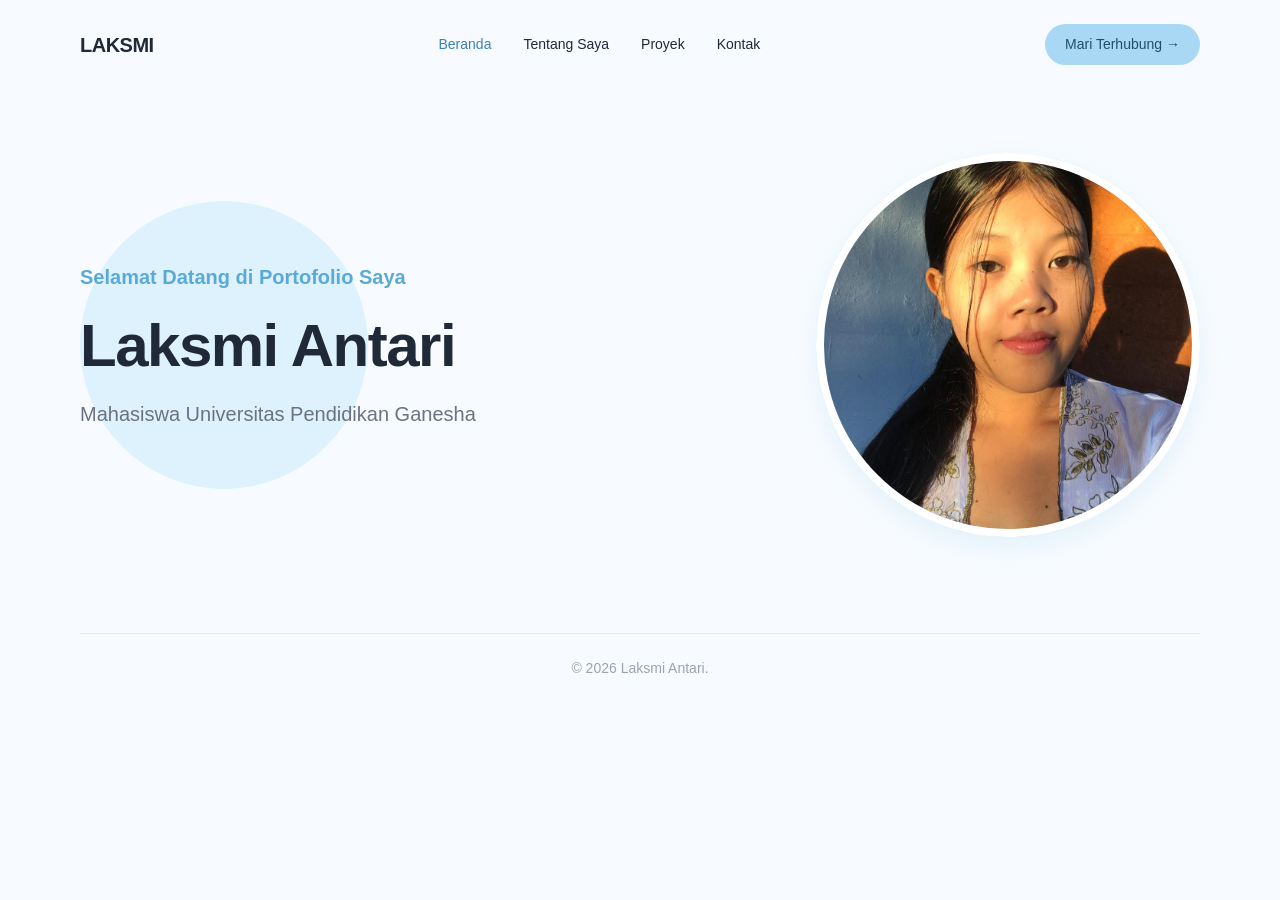
<file: index.html>
<!DOCTYPE html>
<html lang="id">

<head>
    <meta charset="UTF-8">
    <meta name="viewport" content="width=device-width, initial-scale=1.0">

    <title>Portofolio Laksmi Antari</title>

    <link rel="stylesheet" href="output.css">
</head>

<body class="bg-[#F7FBFF] text-[#1F2937]">

    <header class="px-6 py-6 md:px-12 lg:px-20">

        <nav class="mx-auto flex max-w-7xl items-center justify-between">

            <a href="index.html"
               class="text-xl font-bold tracking-tight">
                LAKSMI<span class="text-[#7CC4ED]"></span>
            </a>

            <div class="hidden items-center gap-8 text-sm md:flex">

                <a href="index.html"
                   class="font-medium text-[#3B82B6]">
                    Beranda
                </a>

                <a href="about.html"
                   class="transition hover:text-[#3B82B6]">
                    Tentang Saya
                </a>

                <a href="projects.html"
                   class="transition hover:text-[#3B82B6]">
                    Proyek
                </a>

                <a href="contact.html"
                   class="transition hover:text-[#3B82B6]">
                    Kontak
                </a>

            </div>

            <a href="contact.html"
               class="hidden rounded-full bg-[#A9D8F5] px-5 py-2.5 text-sm font-medium text-[#1F4E6B] transition hover:bg-[#8DCCED] md:block">
                Mari Terhubung →
            </a>

        </nav>

    </header>

    <main>

        <section class="relative flex min-h-[75vh] items-center overflow-hidden px-6 py-16 md:px-12 lg:px-20">

            <div class="absolute -right-20 top-10 h-72 w-72 rounded-full bg-[#DDF2FC] blur-3xl">
            </div>

            <div class="absolute -left-20 bottom-0 h-56 w-56 rounded-full bg-[#E8F7FD] blur-3xl">
            </div>

            <div class="relative z-10 mx-auto grid w-full max-w-7xl items-center gap-12 md:grid-cols-2">
                <div>

                    <p class="mb-4 text-xl font-bold tracking-wide text-[#5BAAD5] md:text-2xl">
                        Selamat Datang di Portofolio Saya
                    </p>


                    <h1 class="text-5xl font-bold leading-tight tracking-tight text-[#1F2937] md:text-6xl">
                        Laksmi Antari
                    </h1>


                    <p class="mt-4 text-lg text-gray-500 md:text-xl">
                        Mahasiswa Universitas Pendidikan Ganesha
                    </p>

                </div>


                <div class="relative flex justify-center md:justify-end">

                    <div class="absolute h-72 w-72 rounded-full bg-[#C9EAF9] blur-2xl md:h-96 md:w-96">
                    </div>

                    <div class="relative h-72 w-72 overflow-hidden rounded-full border-8 border-white shadow-xl shadow-blue-100 md:h-96 md:w-96">

                        <img
                            src="laksmi.jpeg"
                            alt="Foto Laksmi Antari"
                            class="h-full w-full object-cover"
                        >

                    </div>

                </div>

            </div>

        </section>

    </main>

    <footer class="px-6 py-8 md:px-12 lg:px-20">

        <div class="mx-auto max-w-7xl border-t border-gray-200 pt-6">

            <p class="text-center text-sm text-gray-400">
                © 2026 Laksmi Antari.
            </p>

        </div>

    </footer>

</body>

</html>
</file>
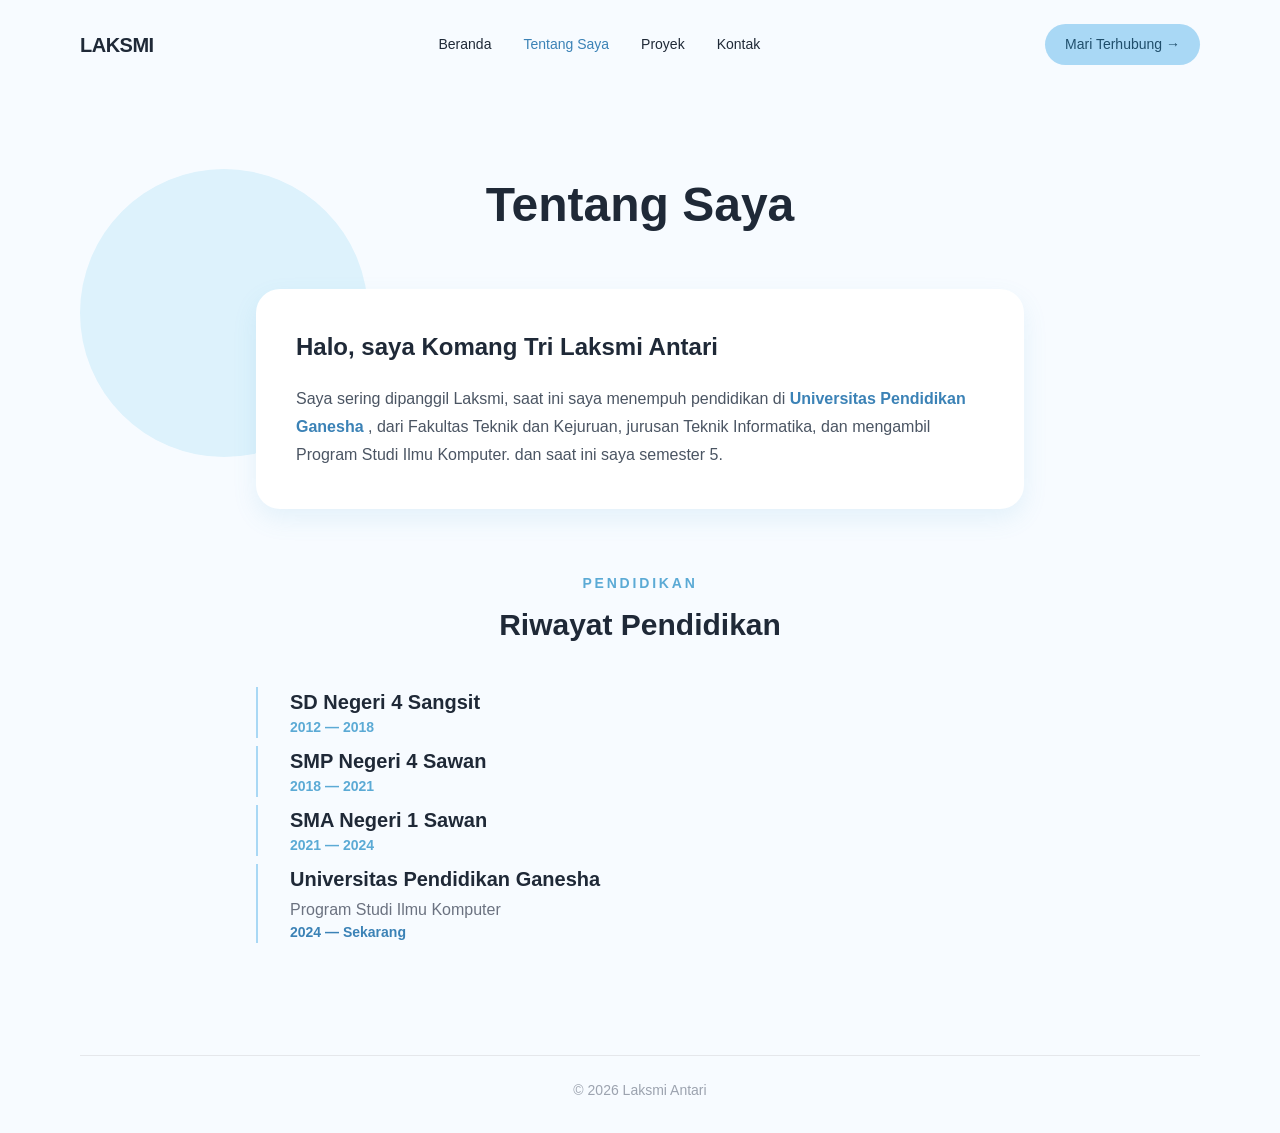
<file: about.html>
<!DOCTYPE html>
<html lang="id">
<head>
    <meta charset="UTF-8">
    <meta name="viewport" content="width=device-width, initial-scale=1.0">

    <title>Tentang Saya - Laksmi Antari</title>

    <link rel="stylesheet" href="output.css">
</head>

<body class="bg-[#F7FBFF] text-[#1F2937]">

    <header class="px-6 py-6 md:px-12 lg:px-20">
        <nav class="mx-auto flex max-w-7xl items-center justify-between">

            <a href="index.html"
               class="text-xl font-bold tracking-tight">
                LAKSMI<span class="text-[#7CC4ED]"></span>
            </a>

            <div class="hidden items-center gap-8 text-sm md:flex">

                <a href="index.html"
                   class="transition hover:text-[#3B82B6]">
                    Beranda
                </a>

                <a href="about.html"
                   class="font-medium text-[#3B82B6]">
                    Tentang Saya
                </a>

                <a href="projects.html"
                   class="transition hover:text-[#3B82B6]">
                    Proyek
                </a>

                <a href="contact.html"
                   class="transition hover:text-[#3B82B6]">
                    Kontak
                </a>

            </div>

            <a href="contact.html"
               class="hidden rounded-full bg-[#A9D8F5] px-5 py-2.5 text-sm font-medium text-[#1F4E6B] transition hover:bg-[#8DCCED] md:block">
                Mari Terhubung →
            </a>


        </nav>
    </header>

    <main>

        <section class="relative overflow-hidden px-6 py-16 md:px-12 md:py-20 lg:px-20">

            <div class="absolute -right-20 top-20 h-72 w-72 rounded-full bg-[#DDF2FC] blur-3xl"></div>

            <div class="relative z-10 mx-auto max-w-5xl">

                <div class="mb-12 text-center">

                    <h1 class="text-4xl font-bold md:text-5xl">
                        Tentang Saya
                    </h1>

                </div>

                <div class="mx-auto max-w-3xl rounded-3xl bg-white p-8 shadow-lg shadow-blue-100 md:p-10">

                    <h2 class="text-2xl font-bold">
                        Halo, saya Komang Tri Laksmi Antari
                    </h2>

                    <p class="mt-5 leading-7 text-gray-600">
                        Saya sering dipanggil Laksmi, saat ini saya menempuh pendidikan di
                        <span class="font-semibold text-[#3B82B6]">
                            Universitas Pendidikan Ganesha
                        </span>,
                        dari Fakultas Teknik dan Kejuruan, jurusan Teknik Informatika, dan mengambil Program Studi Ilmu Komputer.
                        dan saat ini saya semester 5.
                    </p>

                </div>

                <div class="mt-16">

                    <div class="mb-10 text-center">

                        <p class="mb-2 text-sm font-bold uppercase tracking-[0.2em] text-[#5BAAD5]">
                            Pendidikan
                        </p>

                        <h2 class="text-3xl font-bold">
                            Riwayat Pendidikan
                        </h2>

                    </div>

                    <div class="mx-auto max-w-3xl">

                        <div class="relative border-l-2 border-[#A9D8F5] pl-8 pb-10">

                            <div class="absolute -left-[9px] top-0 h-4 w-4 rounded-full bg-[#7CC4ED]"></div>
                            <h3 class="mt-2 text-xl font-bold">
                                SD Negeri 4 Sangsit
                            </h3>
                            <p class="text-sm font-semibold text-[#5BAAD5]">
                                2012 — 2018
                            </p>


                        </div>

                        <div class="relative border-l-2 border-[#A9D8F5] pl-8 pb-10">

                            <div class="absolute -left-[9px] top-0 h-4 w-4 rounded-full bg-[#7CC4ED]"></div>

                            <h3 class="mt-2 text-xl font-bold">
                                SMP Negeri 4 Sawan
                            </h3>

                            <p class="text-sm font-semibold text-[#5BAAD5]">
                                2018 — 2021
                            </p>

                        </div>

                        <div class="relative border-l-2 border-[#A9D8F5] pl-8 pb-10">

                            <div class="absolute -left-[9px] top-0 h-4 w-4 rounded-full bg-[#7CC4ED]"></div>

                            <h3 class="mt-2 text-xl font-bold">
                                SMA Negeri 1 Sawan 
                            </h3>
                            
                            <p class="text-sm font-semibold text-[#5BAAD5]">
                                2021 — 2024
                            </p>

                        </div>

                        <div class="relative border-l-2 border-[#A9D8F5] pl-8">

                            <div class="absolute -left-[9px] top-0 h-4 w-4 rounded-full bg-[#3B82B6]"></div>

                            <h3 class="mt-2 text-xl font-bold">
                                Universitas Pendidikan Ganesha
                            </h3>

                            <p class="mt-1 text-gray-500">
                                Program Studi Ilmu Komputer
                            </p>

                             <p class="text-sm font-semibold text-[#3B82B6]">
                                2024 — Sekarang
                            </p>

                        </div>

                    </div>

                </div>

            </div>

        </section>

    </main>

    <footer class="px-6 py-8 md:px-12 lg:px-20">

        <div class="mx-auto max-w-7xl border-t border-gray-200 pt-6">

            <p class="text-center text-sm text-gray-400">
                © 2026 Laksmi Antari
            </p>

        </div>

    </footer>

</body>
</html>
</file>
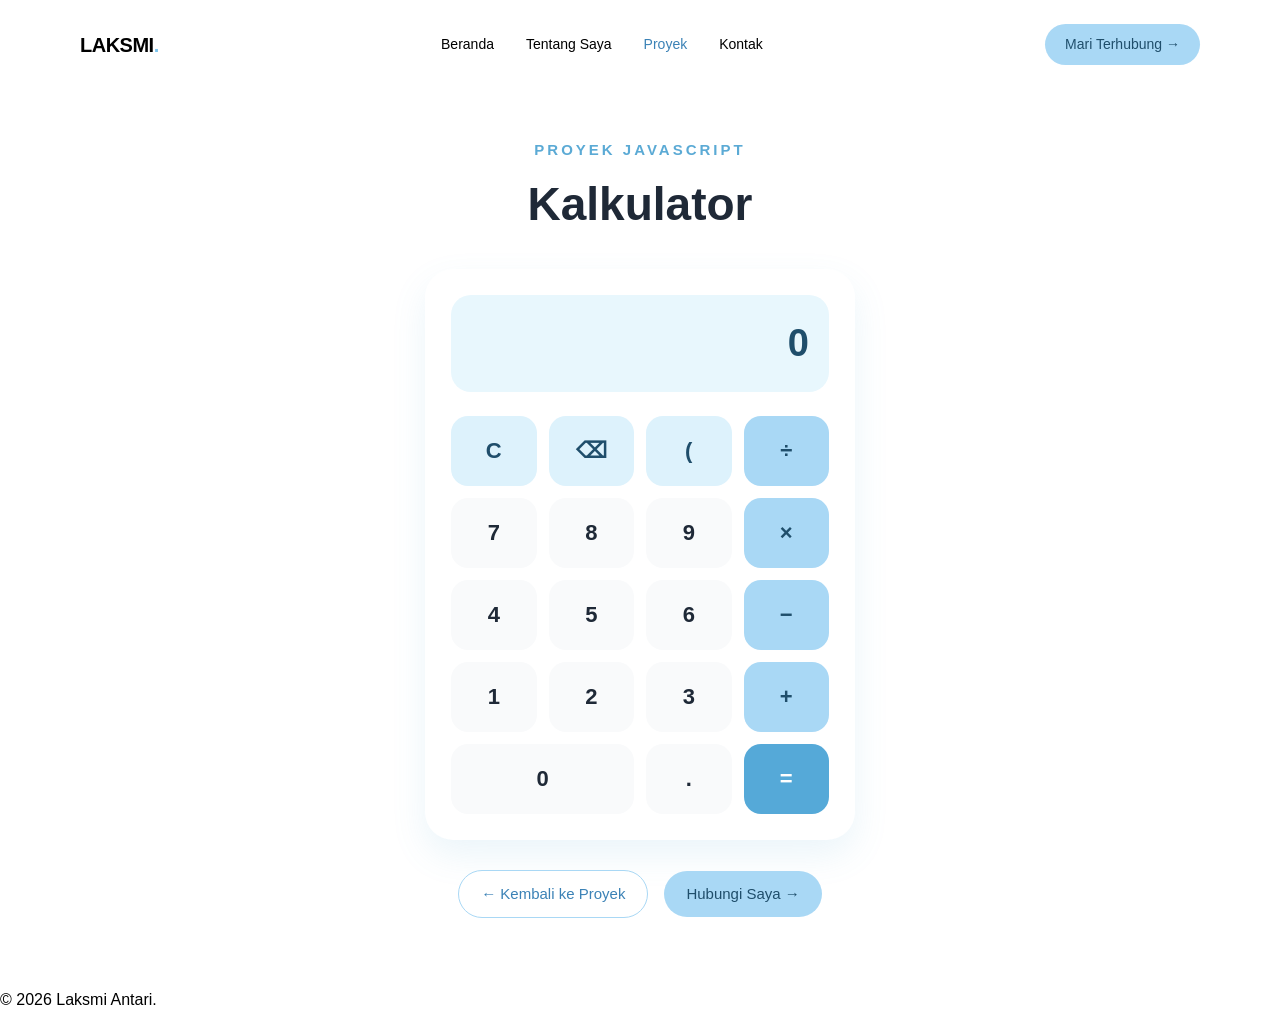
<file: calculator.html>
<!DOCTYPE html>
<html lang="id">

<head>
    <meta charset="UTF-8">
    <meta name="viewport" content="width=device-width, initial-scale=1.0">

    <title>Kalkulator - Laksmi Antari</title>

    <link rel="stylesheet" href="output.css">
</head>

<body>

    <header class="px-6 py-6 md:px-12 lg:px-20">
    <nav class="mx-auto flex max-w-7xl items-center justify-between">

        <a href="index.html" class="text-xl font-bold tracking-tight">
            LAKSMI<span class="text-[#7CC4ED]">.</span>
        </a>

        <div class="hidden items-center gap-8 text-sm md:flex">

            <a href="index.html" class="transition hover:text-[#3B82B6]">
                Beranda
            </a>

            <a href="about.html" class="transition hover:text-[#3B82B6]">
                Tentang Saya
            </a>

            <a href="projects.html" class="font-medium text-[#3B82B6]">
                Proyek
            </a>

            <a href="contact.html" class="transition hover:text-[#3B82B6]">
                Kontak
            </a>

        </div>

        <a href="contact.html"
           class="hidden rounded-full bg-[#A9D8F5] px-5 py-2.5 text-sm font-medium text-[#1F4E6B] transition hover:bg-[#8DCCED] md:block">
            Mari Terhubung →
        </a>


    </nav>
</header>

    <main class="calculator-page">

        <div class="calculator-title">

            <p>PROYEK JAVASCRIPT</p>

            <h1>Kalkulator</h1>

        </div>


        <div class="calculator">

            <div class="calculator-display">

                <div id="display">0</div>

            </div>

            <div class="calculator-buttons">

                <button
                    id="clear"
                    class="function-button"
                    type="button">
                    C
                </button>

                <button
                    id="delete"
                    class="function-button"
                    type="button">
                    ⌫
                </button>

                <button
                    class="function-button"
                    data-value="("
                    type="button">
                    (
                </button>

                <button
                    class="operator-button"
                    data-value="÷"
                    type="button">
                    ÷
                </button>


                <button
                    class="number-button"
                    data-value="7"
                    type="button">
                    7
                </button>

                <button
                    class="number-button"
                    data-value="8"
                    type="button">
                    8
                </button>

                <button
                    class="number-button"
                    data-value="9"
                    type="button">
                    9
                </button>

                <button
                    class="operator-button"
                    data-value="×"
                    type="button">
                    ×
                </button>


                <button
                    class="number-button"
                    data-value="4"
                    type="button">
                    4
                </button>

                <button
                    class="number-button"
                    data-value="5"
                    type="button">
                    5
                </button>

                <button
                    class="number-button"
                    data-value="6"
                    type="button">
                    6
                </button>

                <button
                    class="operator-button"
                    data-value="−"
                    type="button">
                    −
                </button>


                <button
                    class="number-button"
                    data-value="1"
                    type="button">
                    1
                </button>

                <button
                    class="number-button"
                    data-value="2"
                    type="button">
                    2
                </button>

                <button
                    class="number-button"
                    data-value="3"
                    type="button">
                    3
                </button>

                <button
                    class="operator-button"
                    data-value="+"
                    type="button">
                    +
                </button>

                <button
                    class="number-button zero-button"
                    data-value="0"
                    type="button">
                    0
                </button>

                <button
                    class="number-button"
                    data-value="."
                    type="button">
                    .
                </button>

                <button
                    id="equals"
                    class="equals-button"
                    type="button">
                    =
                </button>

            </div>

        </div>


        <div class="page-navigation">

            <a href="projects.html" class="back-button">
                ← Kembali ke Proyek
            </a>

            <a href="contact.html" class="next-button">
                Hubungi Saya →
            </a>

        </div>

    </main>


    <footer class="footer">

        <p>
            © 2026 Laksmi Antari.
        </p>

    </footer>

    <script src="calculator.js"></script>

</body>

</html>
</file>
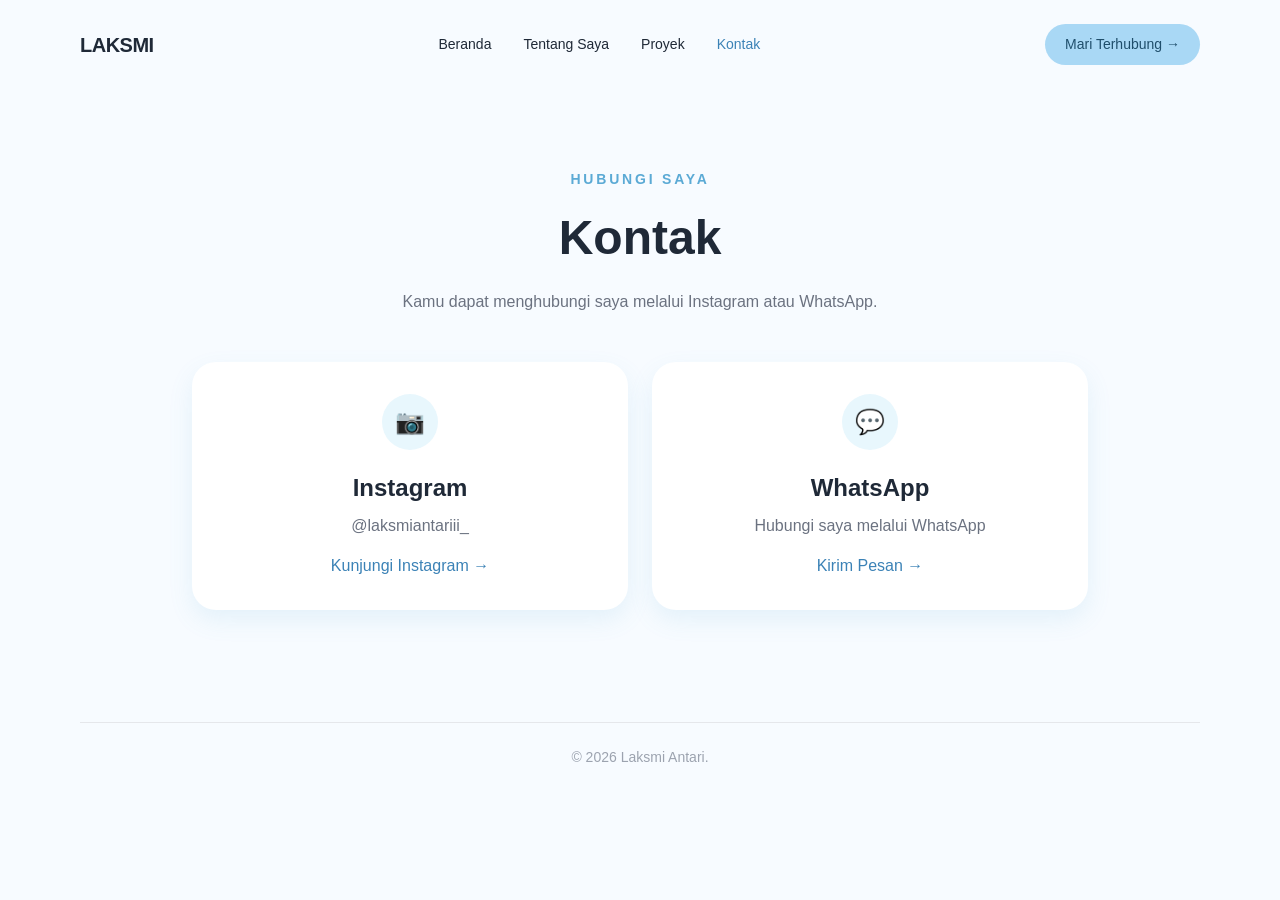
<file: contact.html>
<!DOCTYPE html>
<html lang="id">
<head>
    <meta charset="UTF-8">
    <meta name="viewport" content="width=device-width, initial-scale=1.0">

    <title>Kontak - Laksmi Antari</title>

    <link rel="stylesheet" href="output.css">
</head>

<body class="bg-[#F7FBFF] text-[#1F2937]">

    <header class="px-6 py-6 md:px-12 lg:px-20">
        <nav class="mx-auto flex max-w-7xl items-center justify-between">

            <a href="index.html"
               class="text-xl font-bold tracking-tight">
                LAKSMI<span class="text-[#7CC4ED]"></span>
            </a>

            <div class="hidden items-center gap-8 text-sm md:flex">

                <a href="index.html"
                   class="transition hover:text-[#3B82B6]">
                    Beranda
                </a>

                <a href="about.html"
                   class="transition hover:text-[#3B82B6]">
                    Tentang Saya
                </a>

                <a href="projects.html"
                   class="transition hover:text-[#3B82B6]">
                    Proyek
                </a>

                <a href="contact.html"
                   class="font-medium text-[#3B82B6]">
                    Kontak
                </a>

            </div>

            <a href="contact.html"
               class="hidden rounded-full bg-[#A9D8F5] px-5 py-2.5 text-sm font-medium text-[#1F4E6B] transition hover:bg-[#8DCCED] md:block">
                Mari Terhubung →
            </a>

        </nav>
    </header>

    <main>

        <section class="px-6 py-16 md:px-12 md:py-20 lg:px-20">

            <div class="mx-auto max-w-4xl">
                <div class="mb-12 text-center">

                    <p class="mb-3 text-sm font-bold uppercase tracking-[0.2em] text-[#5BAAD5]">
                        Hubungi Saya
                    </p>

                    <h1 class="text-4xl font-bold md:text-5xl">
                        Kontak
                    </h1>

                    <p class="mx-auto mt-4 max-w-xl text-gray-500">
                        Kamu dapat menghubungi saya melalui Instagram atau WhatsApp.
                    </p>

                </div>

                <div class="grid gap-6 md:grid-cols-2">

                    <a href="https://www.instagram.com/laksmiantariii_?stkn=cG9iYnd6N2s5OW83"
                       target="_blank"
                       class="rounded-3xl bg-white p-8 text-center shadow-lg shadow-blue-100 transition duration-300 hover:-translate-y-2">

                        <div class="mx-auto flex h-14 w-14 items-center justify-center rounded-full bg-[#E8F7FD] text-2xl">
                            📷
                        </div>

                        <h2 class="mt-5 text-2xl font-bold">
                            Instagram
                        </h2>

                        <p class="mt-2 text-gray-500">
                            @laksmiantariii_
                        </p>

                        <p class="mt-4 font-medium text-[#3B82B6]">
                            Kunjungi Instagram →
                        </p>

                    </a>

                    <a href="https://wa.me/qr/2JKJNE2MTULQK1"
                       target="_blank"
                       class="rounded-3xl bg-white p-8 text-center shadow-lg shadow-blue-100 transition duration-300 hover:-translate-y-2">

                        <div class="mx-auto flex h-14 w-14 items-center justify-center rounded-full bg-[#E8F7FD] text-2xl">
                            💬
                        </div>

                        <h2 class="mt-5 text-2xl font-bold">
                            WhatsApp
                        </h2>

                        <p class="mt-2 text-gray-500">
                            Hubungi saya melalui WhatsApp
                        </p>

                        <p class="mt-4 font-medium text-[#3B82B6]">
                            Kirim Pesan →
                        </p>

                    </a>

                </div>

            </div>

        </section>

    </main>

    <footer class="px-6 py-8 md:px-12 lg:px-20">

        <div class="mx-auto max-w-7xl border-t border-gray-200 pt-6">

            <p class="text-center text-sm text-gray-400">
                © 2026 Laksmi Antari.
            </p>

        </div>

    </footer>

</body>
</html>
</file>
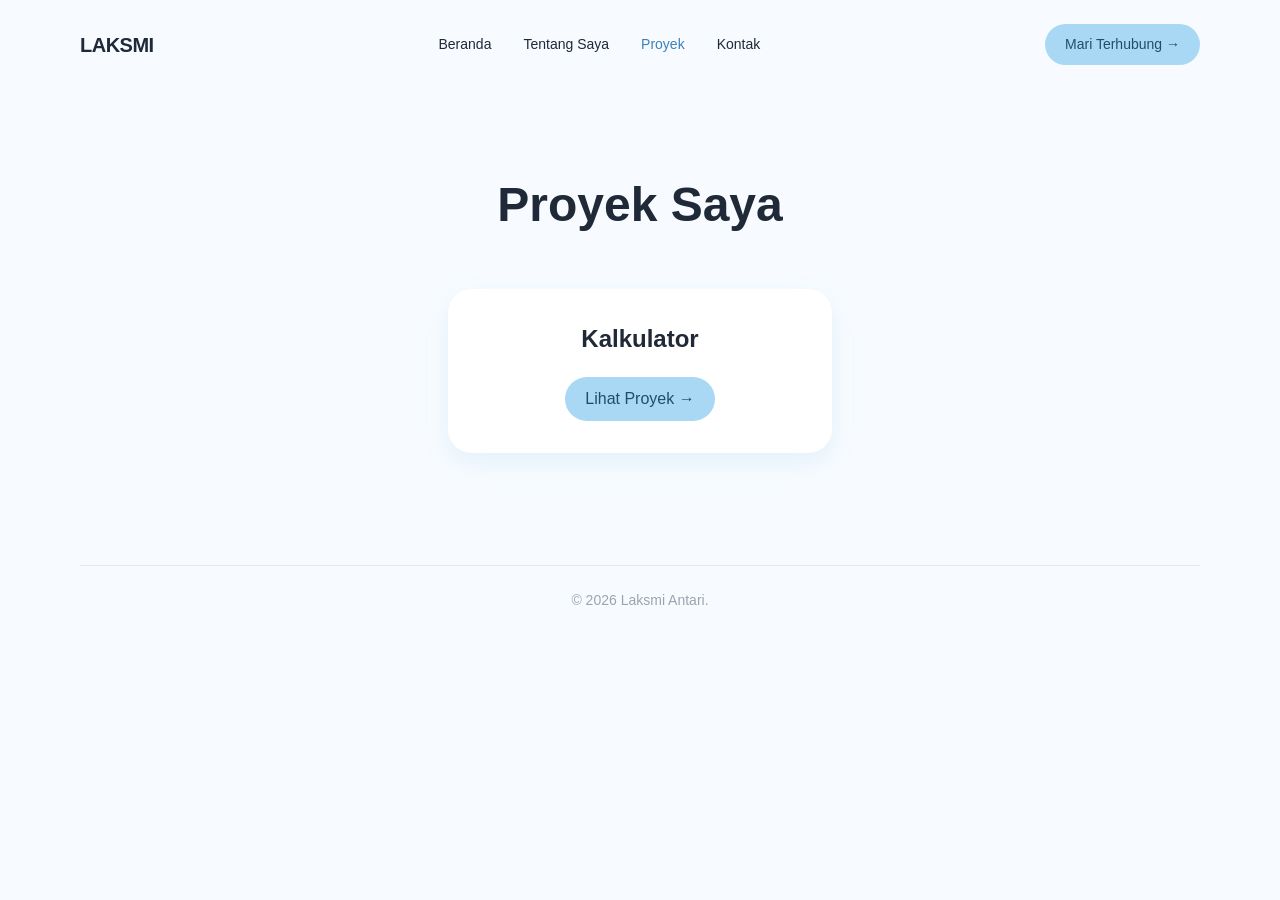
<file: projects.html>
<!DOCTYPE html>
<html lang="id">
<head>
    <meta charset="UTF-8">
    <meta name="viewport" content="width=device-width, initial-scale=1.0">

    <title>Proyek - Laksmi Antari</title>

    <link rel="stylesheet" href="output.css">
</head>

<body class="bg-[#F7FBFF] text-[#1F2937]">

    <header class="px-6 py-6 md:px-12 lg:px-20">
        <nav class="mx-auto flex max-w-7xl items-center justify-between">

            <a href="index.html"
               class="text-xl font-bold tracking-tight">
                LAKSMI<span class="text-[#7CC4ED]"></span>
            </a>

            <div class="hidden items-center gap-8 text-sm md:flex">

                <a href="index.html"
                   class="transition hover:text-[#3B82B6]">
                    Beranda
                </a>

                <a href="about.html"
                   class="transition hover:text-[#3B82B6]">
                    Tentang Saya
                </a>

                <a href="projects.html"
                   class="font-medium text-[#3B82B6]">
                    Proyek
                </a>

                <a href="contact.html"
                   class="transition hover:text-[#3B82B6]">
                    Kontak
                </a>

            </div>

            <a href="contact.html"
               class="hidden rounded-full bg-[#A9D8F5] px-5 py-2.5 text-sm font-medium text-[#1F4E6B] transition hover:bg-[#8DCCED] md:block">
                Mari Terhubung →
            </a>

        </nav>
    </header>

    <main>

        <section class="px-6 py-16 md:px-12 md:py-20 lg:px-20">

            <div class="mx-auto max-w-5xl">

                <div class="mb-12 text-center">

                    <h1 class="text-4xl font-bold md:text-5xl">
                        Proyek Saya
                    </h1>

                </div>

                <div class="mx-auto max-w-sm">

                    <div class="rounded-3xl bg-white p-8 text-center shadow-lg shadow-blue-100 transition duration-300 hover:-translate-y-2">

                        <h2 class="text-2xl font-bold">
                            Kalkulator
                        </h2>

                        <a href="calculator.html"
                           class="mt-5 inline-flex items-center gap-2 rounded-full bg-[#A9D8F5] px-5 py-2.5 font-medium text-[#1F4E6B] transition hover:bg-[#8DCCED]">
                            Lihat Proyek →
                        </a>

                    </div>

                </div>

            </div>

        </section>

    </main>

    <footer class="px-6 py-8 md:px-12 lg:px-20">

        <div class="mx-auto max-w-7xl border-t border-gray-200 pt-6">

            <p class="text-center text-sm text-gray-400">
                © 2026 Laksmi Antari.
            </p>

        </div>

    </footer>

</body>
</html>
</file>
<file: output.css>
* {
    margin: 0;
    padding: 0;
    box-sizing: border-box;
}

html {
    scroll-behavior: smooth;
}

body {
    font-family: Arial, Helvetica, sans-serif;
    line-height: 1.5;
}

a {
    text-decoration: none;
    color: inherit;
}

button {
    font-family: inherit;
    border: none;
    cursor: pointer;
}

.bg-white {
    background-color: #ffffff;
}

.bg-gray-50 {
    background-color: #f9fafb;
}

.bg-\[\#F7FBFF\] {
    background-color: #F7FBFF;
}

.bg-\[\#A9D8F5\] {
    background-color: #A9D8F5;
}

.bg-\[\#DDF2FC\] {
    background-color: #DDF2FC;
}

.bg-\[\#E8F7FD\] {
    background-color: #E8F7FD;
}

.bg-\[\#C9EAF9\] {
    background-color: #C9EAF9;
}

.bg-\[\#55A9D8\] {
    background-color: #55A9D8;
}

.text-white {
    color: #ffffff;
}

.text-\[\#1F2937\] {
    color: #1F2937;
}

.text-\[\#3B82B6\] {
    color: #3B82B6;
}

.text-\[\#5BAAD5\] {
    color: #5BAAD5;
}

.text-\[\#7CC4ED\] {
    color: #7CC4ED;
}

.text-\[\#1F4E6B\] {
    color: #1F4E6B;
}

.text-gray-400 {
    color: #9ca3af;
}

.text-gray-500 {
    color: #6b7280;
}

.text-gray-600 {
    color: #4b5563;
}


.flex {
    display: flex;
}

.grid {
    display: grid;
}

.hidden {
    display: none;
}

.relative {
    position: relative;
}

.absolute {
    position: absolute;
}

.items-center {
    align-items: center;
}

.justify-center {
    justify-content: center;
}

.justify-between {
    justify-content: space-between;
}

.inline-flex {
    display: inline-flex;
}

.overflow-hidden {
    overflow: hidden;
}

.w-full {
    width: 100%;
}


.mx-auto {
    margin-left: auto;
    margin-right: auto;
}

.max-w-7xl {
    max-width: 1280px;
}

.max-w-5xl {
    max-width: 1024px;
}

.max-w-4xl {
    max-width: 896px;
}

.max-w-3xl {
    max-width: 768px;
}

.max-w-xl {
    max-width: 576px;
}

.max-w-sm {
    max-width: 384px;
}

.max-w-md {
    max-width: 448px;
}


.px-6 {
    padding-left: 1.5rem;
    padding-right: 1.5rem;
}

.px-5 {
    padding-left: 1.25rem;
    padding-right: 1.25rem;
}

.py-2\.5 {
    padding-top: 0.625rem;
    padding-bottom: 0.625rem;
}

.py-4 {
    padding-top: 1rem;
    padding-bottom: 1rem;
}

.py-6 {
    padding-top: 1.5rem;
    padding-bottom: 1.5rem;
}

.py-8 {
    padding-top: 2rem;
    padding-bottom: 2rem;
}

.py-12 {
    padding-top: 3rem;
    padding-bottom: 3rem;
}

.py-16 {
    padding-top: 4rem;
    padding-bottom: 4rem;
}

.p-5 {
    padding: 1.25rem;
}

.p-6 {
    padding: 1.5rem;
}

.p-8 {
    padding: 2rem;
}

.pt-6 {
    padding-top: 1.5rem;
}

.pl-8 {
    padding-left: 2rem;
}


.mt-1 {
    margin-top: 0.25rem;
}

.mt-2 {
    margin-top: 0.5rem;
}

.mt-3 {
    margin-top: 0.75rem;
}

.mt-4 {
    margin-top: 1rem;
}

.mt-5 {
    margin-top: 1.25rem;
}

.mt-8 {
    margin-top: 2rem;
}

.mt-16 {
    margin-top: 4rem;
}

.mb-2 {
    margin-bottom: 0.5rem;
}

.mb-3 {
    margin-bottom: 0.75rem;
}

.mb-4 {
    margin-bottom: 1rem;
}

.mb-5 {
    margin-bottom: 1.25rem;
}

.mb-8 {
    margin-bottom: 2rem;
}

.mb-10 {
    margin-bottom: 2.5rem;
}

.mb-12 {
    margin-bottom: 3rem;
}

.gap-2 {
    gap: 0.5rem;
}

.gap-3 {
    gap: 0.75rem;
}

.gap-6 {
    gap: 1.5rem;
}

.gap-8 {
    gap: 2rem;
}

.gap-12 {
    gap: 3rem;
}


.grid-cols-4 {
    grid-template-columns: repeat(4, minmax(0, 1fr));
}

.col-span-2 {
    grid-column: span 2 / span 2;
}


.text-center {
    text-align: center;
}

.text-right {
    text-align: right;
}

.text-sm {
    font-size: 0.875rem;
}

.text-base {
    font-size: 1rem;
}

.text-lg {
    font-size: 1.125rem;
}

.text-xl {
    font-size: 1.25rem;
}

.text-2xl {
    font-size: 1.5rem;
}

.text-3xl {
    font-size: 1.875rem;
}

.text-4xl {
    font-size: 2.25rem;
}

.text-5xl {
    font-size: 3rem;
}

.font-medium {
    font-weight: 500;
}

.font-semibold {
    font-weight: 600;
}

.font-bold {
    font-weight: 700;
}

.leading-tight {
    line-height: 1.25;
}

.leading-7 {
    line-height: 1.75rem;
}

.tracking-tight {
    letter-spacing: -0.025em;
}

.uppercase {
    text-transform: uppercase;
}

.tracking-\[0\.2em\] {
    letter-spacing: 0.2em;
}


.rounded-full {
    border-radius: 9999px;
}

.rounded-2xl {
    border-radius: 1rem;
}

.rounded-3xl {
    border-radius: 1.5rem;
}

.border-t {
    border-top: 1px solid;
}

.border-l-2 {
    border-left: 2px solid;
}

.border-8 {
    border-width: 8px;
    border-style: solid;
}

.border-white {
    border-color: #ffffff;
}

.border-gray-200 {
    border-color: #e5e7eb;
}

.border-\[\#A9D8F5\] {
    border-color: #A9D8F5;
}


.object-cover {
    object-fit: cover;
}

.z-10 {
    z-index: 10;
}

.h-full {
    height: 100%;
}

.h-14 {
    height: 3.5rem;
}

.h-72 {
    height: 18rem;
}

.w-14 {
    width: 3.5rem;
}

.w-72 {
    width: 18rem;
}


.shadow-lg {
    box-shadow:
        0 10px 15px -3px rgba(0, 0, 0, 0.08);
}

.shadow-xl {
    box-shadow:
        0 20px 25px -5px rgba(0, 0, 0, 0.10);
}

.shadow-blue-100 {
    box-shadow:
        0 10px 25px rgba(91, 170, 213, 0.12);
}

.transition {
    transition: all 0.2s ease;
}

.duration-300 {
    transition-duration: 300ms;
}


.hover\:text-\[\#3B82B6\]:hover {
    color: #3B82B6;
}

.hover\:bg-\[\#C9EAF9\]:hover {
    background-color: #C9EAF9;
}

.hover\:bg-\[\#8DCCED\]:hover {
    background-color: #8DCCED;
}

.hover\:bg-\[\#3B82B6\]:hover {
    background-color: #3B82B6;
}

.hover\:bg-gray-100:hover {
    background-color: #f3f4f6;
}

.hover\:underline:hover {
    text-decoration: underline;
}

.hover\:-translate-y-2:hover {
    transform: translateY(-0.5rem);
}


.calculator-page {
    width: 100%;
    padding: 50px 20px 70px;

    display: flex;
    flex-direction: column;
    align-items: center;
}


.calculator-title {
    text-align: center;
    margin-bottom: 30px;
}

.calculator-title p {
    margin-bottom: 8px;

    font-size: 15px;
    font-weight: 700;

    letter-spacing: 3px;

    color: #5BAAD5;
}

.calculator-title h1 {
    font-size: 46px;
    font-weight: 700;

    color: #1F2937;
}

.calculator {
    width: 100%;
    max-width: 430px;

    padding: 26px;

    background: #ffffff;

    border-radius: 28px;

    box-shadow:
        0 15px 35px rgba(91, 170, 213, 0.12);
}

.calculator-display {
    width: 100%;
    min-height: 95px;

    margin-bottom: 24px;
    padding: 20px;

    display: flex;
    align-items: flex-end;
    justify-content: flex-end;

    background: #E8F7FD;

    border-radius: 20px;

    overflow: hidden;
}

#display {
    width: 100%;

    text-align: right;

    font-size: 38px;
    font-weight: 700;

    color: #1F4E6B;

    overflow-wrap: anywhere;
}


.calculator-buttons {
    display: grid;

    grid-template-columns:
        repeat(4, minmax(0, 1fr));

    gap: 12px;
}

.calculator-buttons button {
    width: 100%;
    height: 70px;

    border: none;
    border-radius: 17px;

    font-size: 22px;
    font-weight: 700;

    cursor: pointer;

    transition:
        transform 0.1s ease,
        background-color 0.2s ease;
}

.calculator-buttons button:active {
    transform: scale(0.94);
}

.number-button {
    background: #F9FAFB;
    color: #1F2937;
}

.number-button:hover {
    background: #F0F3F5;
}


.function-button {
    background: #DDF2FC;
    color: #1F4E6B;
}

.function-button:hover {
    background: #C9EAF9;
}


.operator-button {
    background: #A9D8F5;
    color: #1F4E6B;
}

.operator-button:hover {
    background: #8DCCED;
}



.equals-button {
    background: #55A9D8;
    color: #ffffff;
}

.equals-button:hover {
    background: #3B82B6;
}


/* Tombol 0 */

.zero-button {
    grid-column: span 2;
}


.page-navigation {
    display: flex;

    align-items: center;
    justify-content: center;

    gap: 16px;

    margin-top: 30px;
}

.back-button,
.next-button {
    display: inline-flex;

    align-items: center;
    justify-content: center;

    padding: 12px 22px;

    border-radius: 30px;

    font-size: 15px;
    font-weight: 500;

    transition: 0.2s;
}

.back-button {
    color: #3B82B6;

    border: 1px solid #A9D8F5;

    background: #ffffff;
}

.back-button:hover {
    background: #E8F7FD;
}

.next-button {
    background: #A9D8F5;
    color: #1F4E6B;
}

.next-button:hover {
    background: #8DCCED;
}



@media (min-width: 768px) {

    .md\:flex {
        display: flex;
    }

    .md\:grid-cols-2 {
        grid-template-columns: repeat(2, minmax(0, 1fr));
    }

    .md\:text-5xl {
        font-size: 3rem;
    }

    .md\:text-6xl {
        font-size: 3.75rem;
    }

    .md\:text-xl {
        font-size: 1.25rem;
    }

    .md\:px-12 {
        padding-left: 3rem;
        padding-right: 3rem;
    }

    .md\:py-20 {
        padding-top: 5rem;
        padding-bottom: 5rem;
    }

    .md\:p-10 {
        padding: 2.5rem;
    }

    .md\:justify-end {
        justify-content: flex-end;
    }

    .md\:h-96 {
        height: 24rem;
    }

    .md\:w-96 {
        width: 24rem;
    }

    .md\:block {
        display: block;
    }
}



@media (max-width: 767px) {

    .calculator-page {
        padding: 35px 16px 50px;
    }

    .calculator-title h1 {
        font-size: 38px;
    }

    .calculator {
        max-width: 380px;
        padding: 20px;
    }

    .calculator-buttons {
        gap: 10px;
    }

    .calculator-buttons button {
        height: 62px;
    }

    .page-navigation {
        flex-direction: column;
        width: 100%;
    }

    .back-button,
    .next-button {
        width: 100%;
        max-width: 300px;
    }
}




@media (min-width: 1024px) {

    .lg\:px-20 {
        padding-left: 5rem;
        padding-right: 5rem;
    }
}
</file>
